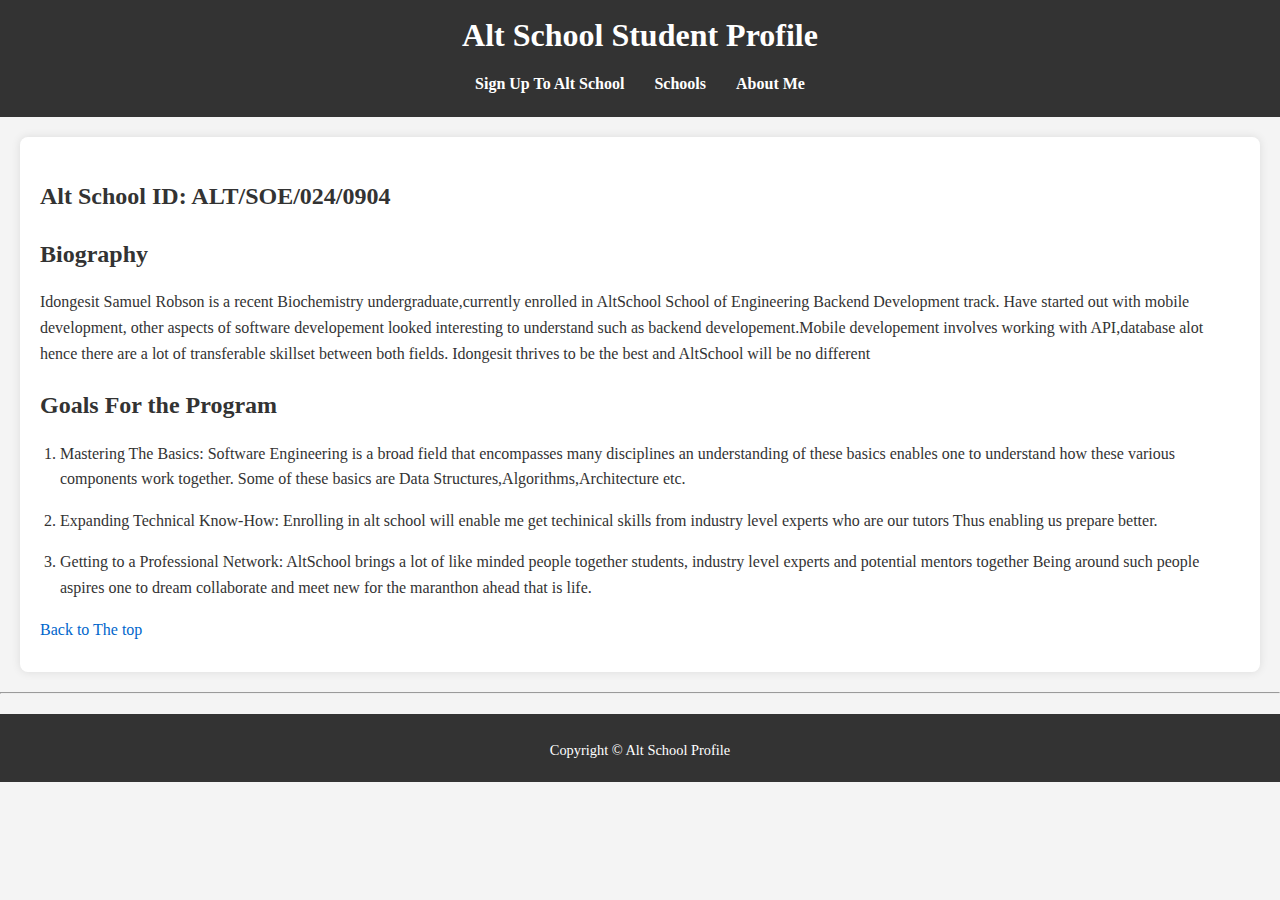
<file: index.html>
<!DOCTYPE html>
<html lang="en">
<head>
    <meta charset="UTF-8">
    <meta name="viewport" content="width=device-width, initial-scale=1.0">
    <title>Student Profile</title>
    <link rel="stylesheet" href="css/index.css">
</head>
<body>
    <header>
        <h1>Alt School Student Profile</h1>
        <nav>
            <ul>
                <li>
                    <a href="form.html">Sign Up To Alt School</a>
                </li>
                <li>
                    <a href="schools.html">Schools</a>
                </li>
                <li>
                    <a href="aboutMe.html">About Me</a>
                </li>
            </ul>
        </nav>
    </header>
    
    <main>
        <div>
            <section>
                <h2>Alt School ID: ALT/SOE/024/0904</h2>
            </section>
            <section class="profile-section">
                <h2>Biography</h2>
                <p>
                    Idongesit Samuel Robson is a recent Biochemistry undergraduate,currently enrolled in AltSchool 
                    School of Engineering Backend Development track.
                    Have started out with mobile development, other aspects of software developement looked interesting to 
                    understand such as backend developement.Mobile developement involves working with API,database alot hence there
                    are a lot of transferable skillset between both fields.
                    Idongesit thrives to be the best and AltSchool will be no different
                </p>
            </section>
            <section>
                <h2>Goals For the Program</h2>
                <ol>
                    <li>
                        <p>
                            Mastering The Basics:
                            Software Engineering is a broad field that encompasses many disciplines an understanding of these
                            basics enables one to understand how these various components work together.
                            Some of these basics are Data Structures,Algorithms,Architecture etc.
                        </p>
                    </li>
                    <li>
                        <p>
                            Expanding Technical Know-How:
                            Enrolling in alt school will enable me get techinical skills from industry level experts who are our tutors 
                            Thus enabling us prepare better.
                        </p>
                    </li>
                    <li>    
                        <p>
                            Getting to a Professional Network:
                            AltSchool brings a lot of like minded people together students, industry level experts and potential mentors together
                            Being around such people aspires one to dream collaborate and meet new for the maranthon ahead that is life.

                        </p>
                    </li>    
                </ol>
            </section>
            <p>
                <a href="#">Back to The top</a>
            </p>     
        </div>
    </main>
    <hr>
    <footer>
        <p>Copyright &copy; Alt School Profile</p>
    </footer>
</body>
</html>
</file>
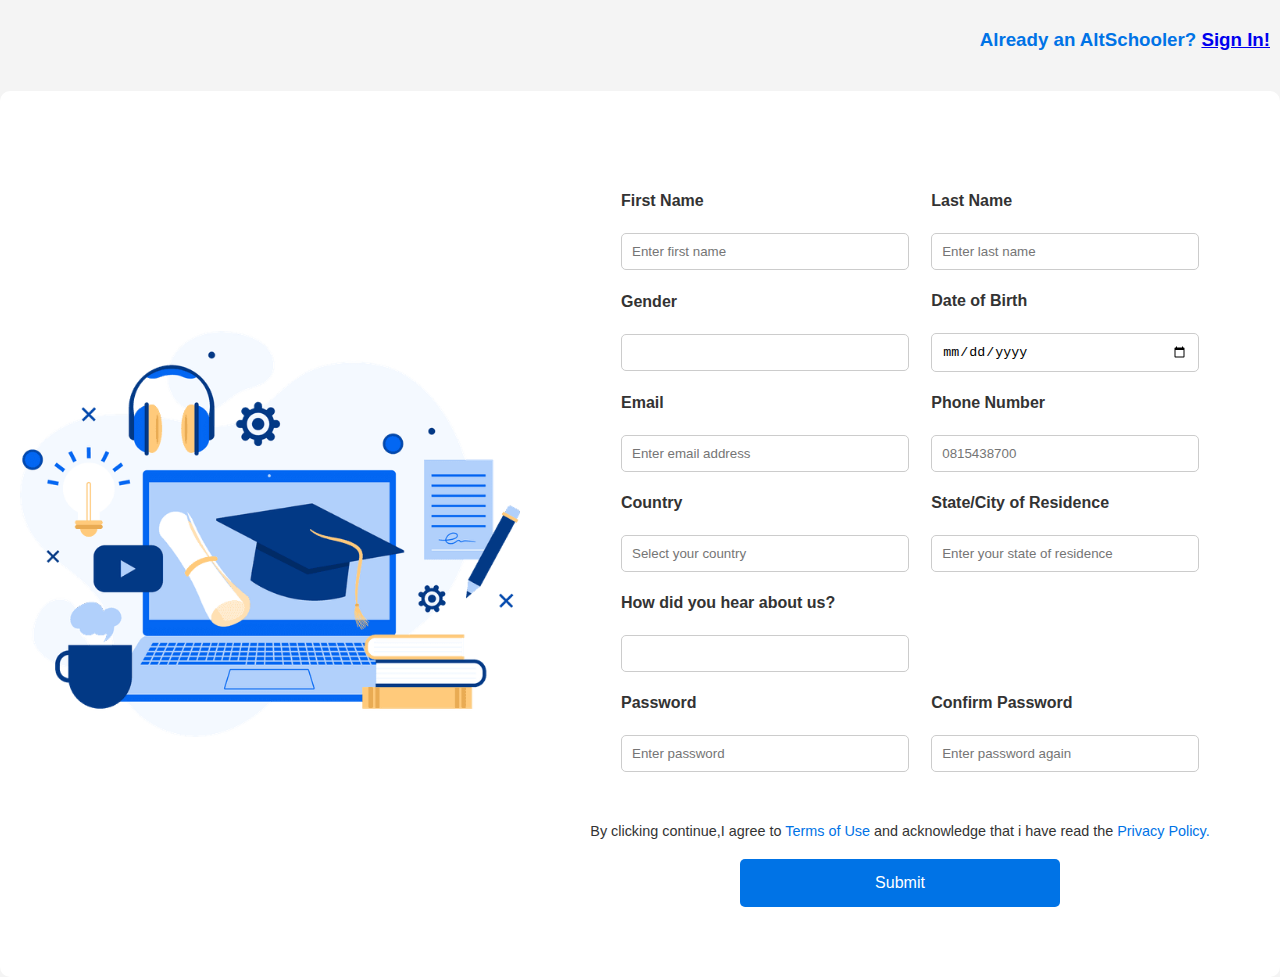
<file: form.html>
<!DOCTYPE html>
<html lang="en">

<head>
    <meta charset="UTF-8">
    <meta name="viewport" content="width=device-width, initial-scale=1.0">
    <title>Sign Up</title>
    <link rel="stylesheet" href="css/form.css">
</head>

<body>
    <div class="alt-section">
        <h3>Already an AltSchooler? <a href="index.html">Sign In!</a></h1>
    </div>

    <section class="form-container">
        <img class="form-image" src="assets/img/altschool.png" alt="">

        <section class="form-section">
            <table class="table-section">
                <tr>
                    <td>
                        <form action="#" method="post">
                            <label for="first-name">First Name</label>
                            <br>
                            <input type="text" id="first-name" name="first-name" placeholder="Enter first name">
                        </form>
                    </td>

                    <td>
                        <form action="#" method="post">
                            <label for="last-name">Last Name</label>
                            <br>
                            <input type="text" id="last-name" name="last-name" placeholder="Enter last name">
                        </form>
                    </td>
                </tr>

                <tr>
                    <td>
                        <form action="#" method="post">
                            <label for="gender">Gender</label>
                            <br>
                            <input type="text" name="gender" id="gender" list="gender-list">
                            <datalist id="gender-list">
                                <option value="male"></option>
                                <option value="female"></option>
                            </datalist>
                            <form>
                    </td>

                    <td>
                        <form action="#" method="post">
                            <label for="dob">Date of Birth</label>
                            <br>
                            <input type="date" id="dob" name="dob" placeholder="YYYY-MM-DD">
                        </form>
                    </td>
                </tr>

                <tr>
                    <td>
                        <form action="#" method="post">
                            <label for="email">Email</label>
                            <br>
                            <input type="email" id="email" name="email" placeholder="Enter email address">
                        </form>
                    </td>

                    <td>
                        <form action="#" method="post">
                            <label for="phone">Phone Number</label>
                            <br>
                            <input type="tel" id="phone" name="phone" placeholder="0815438700">
                        </form>
                    </td>
                </tr>

                <tr>
                    <td>
                        <form action="#" method="post">
                            <label for="country">Country</label>
                            <br>
                            <input type="text" name="country" id="country" list="country-list"
                                placeholder="Select your country">
                            <datalist id="country-list">
                                <option value="Antigua and Barbados"></option>
                                <option value="Algeria"></option>
                                <option value="Bahrain"></option>
                                <option value="Burkina faso"></option>
                                <option value="Chile"></option>
                                <option value="Canada"></option>
                                <option value="Dominican Republic"></option>
                                <option value="Djibouti"></option>
                                <option value="Eswanthini"></option>
                                <option value="Ethiopia"></option>
                                <option value="Finland"></option>
                                <option value="Faroe island"></option>
                                <option value="Gabon"></option>
                                <option value="Germany"></option>
                                <option value="Switzerland"></option>
                                <option value="Ukraine"></option>
                                <option value="Poland"></option>
                            </datalist>
                        </form>
                    </td>

                    <td>
                        <form action="#" method="post">
                            <label for="text">State/City of Residence</label>
                            <br>
                            <input type="text" id="state" name="state" placeholder="Enter your state of residence">
                        </form>
                    </td>
                </tr>

                <tr>
                    <td>
                        <form action="">
                            <label for="channels">How did you hear about us?</label>
                            <br>
                            <input type="text" name="channels" id="channels" list="channel-list">
                            <datalist id="channel-list">
                                <option value="Twitter"></option>
                                <option value="Facebook"></option>
                                <option value="LinkedIn"></option>
                                <option value="Friends"></option>
                            </datalist>
                        </form>
                    </td>
                </tr>

                <tr>
                    <td>
                        <form action="#" method="post">
                            <label for="password">Password</label>
                            <br>
                            <input type="password" id="password" name="password" placeholder="Enter password">
                        </form>
                    </td>

                    <td>
                        <form action="#" method="post">
                            <label for="confirm">Confirm Password</label>
                            <br>
                            <input type="password" id="phone" name="phone" placeholder="Enter password again">
                        </form>
                    </td>
                </tr>
            </table>
            <p>By clicking continue,I agree to <a href="#terms">Terms of Use</a> and acknowledge
                that i have read the <a href="privacy">Privacy Policy.</a></p>
            <button type="submit">Submit</button>
        </section>
    </section>

</body>

</html>
</file>
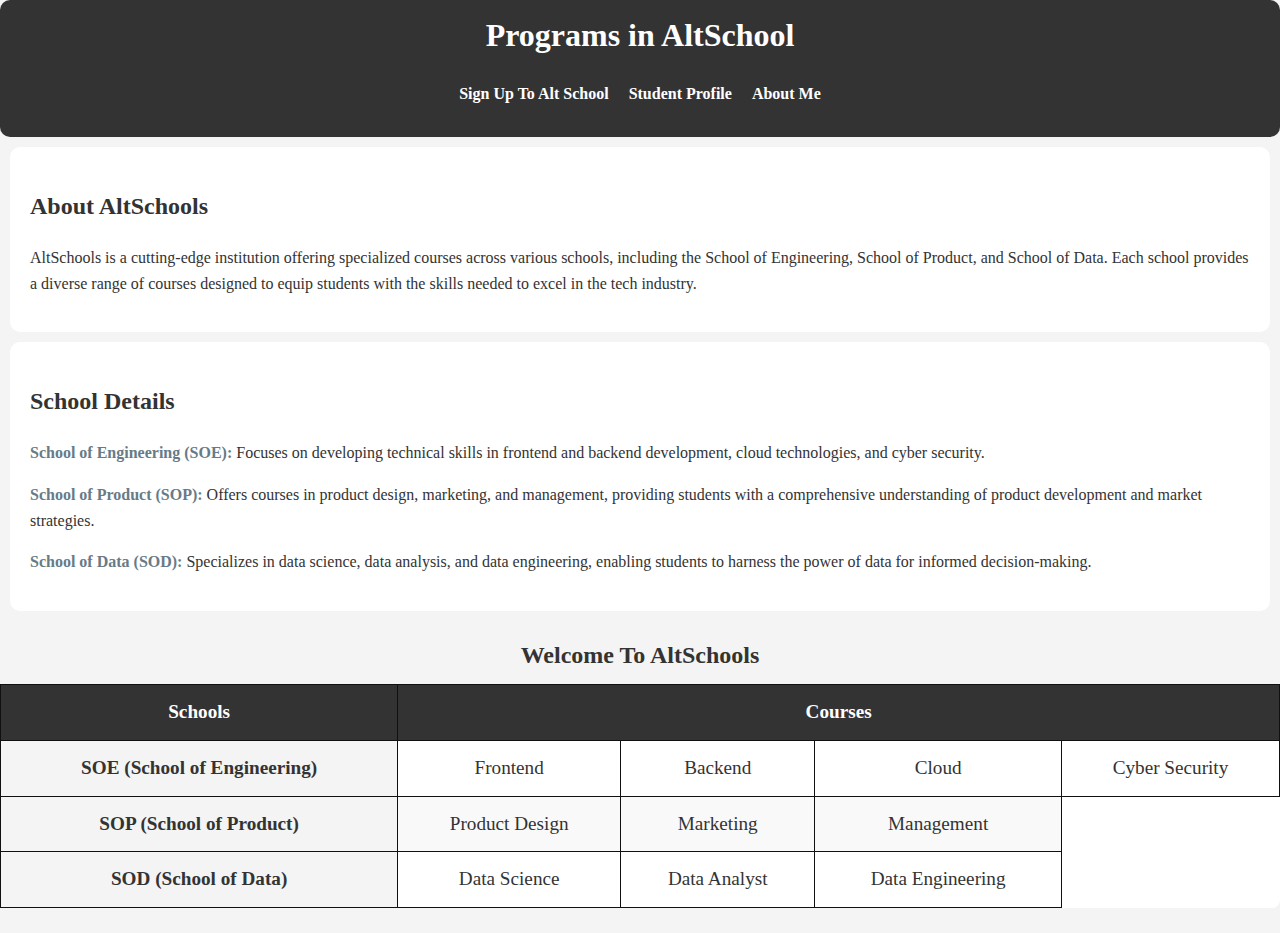
<file: schools.html>
<!DOCTYPE html>
<html lang="en">
<head>
    <meta charset="UTF-8">
    <meta name="viewport" content="width=device-width, initial-scale=1.0">
    <title>Welcome To AltSchools</title>
    <link rel="stylesheet" href="css/school.css">
</head>
<body>
    <header>
        <h1> Programs in AltSchool</h1>
        <nav>
            <ul>
                <li>
                    <a href="form.html">Sign Up To Alt School</a>
                </li>
                <li>
                    <a href="index.html">Student Profile</a>
                </li>
                <li>
                    <a href="aboutMe.html">About Me</a>
                </li>
            </ul>
        </nav>
    </header>
    <section class="about-section">
        <h2>About AltSchools</h2>
        <p>
            AltSchools is a cutting-edge institution offering specialized courses across various schools, 
            including the School of Engineering, School of Product, and School of Data. Each school provides 
            a diverse range of courses designed to equip students with the skills needed to excel in the tech industry.
        </p>
    </section>

    <section class="school-details">
        <h2>School Details</h2>
        <p>
            <strong>School of Engineering (SOE):</strong> Focuses on developing technical skills in frontend and backend development, cloud technologies, and cyber security.
        </p>
        <p>
            <strong>School of Product (SOP):</strong> Offers courses in product design, marketing, and management, providing students with a comprehensive understanding of product development and market strategies.
        </p>
        <p>
            <strong>School of Data (SOD):</strong> Specializes in data science, data analysis, and data engineering, enabling students to harness the power of data for informed decision-making.
        </p>
    </section>
   <table class="table-container">
    <caption>Welcome To AltSchools</caption>
    <thead>
        <tr>
            <th scope="col">Schools</th>
            <th scope="col" colspan="4">Courses</th>
        </tr>
    </thead>
    <tbody>
        <tr>
            <th scope="row">SOE (School of Engineering)</th>
            <td>Frontend</td>
            <td>Backend</td>
            <td>Cloud</td>
            <td>Cyber Security</td>
        </tr>
        <tr>
            <th scope="row">SOP (School of Product)</th>
            <td>Product Design</td>
            <td>Marketing</td>
            <td>Management</td>     
        </tr>
        <tr>
            <th scope="row">SOD (School of Data)</th>
            <td>Data Science</td>
            <td>Data Analyst</td>
            <td>Data Engineering</td>     
        </tr>
    </tbody>
   </table> 
</body>
</html>
</file>
<file: css/index.css>
body {
    font-family: 'Times New Roman', Times, serif;
    line-height: 1.6;
    margin: 0;
    padding: 0;
    background-color: #f4f4f4;
    color: #333;
}

/* Header Section */
header {
    background-color: #333;
    color: #fff;
    padding: 10px 0;
    text-align: center;
}

header h1 {
    margin: 0;
    font-size: 2rem;
}

nav ul {
    list-style: none;
    padding: 0;
    margin: 10px 0;
    display: flex;
    justify-content: center;
}

nav ul li {
    margin: 0 15px;
}

nav ul li a {
    color: #fff;
    text-decoration: none;
    font-weight: bold;
}

nav ul li a:hover {
    text-decoration: underline;
}

main {
    padding: 20px;
    background-color: #fff;
    margin: 20px;
    border-radius: 8px;
    box-shadow: 0 0 10px rgba(0, 0, 0, 0.1);
}

.profile-section {
    margin-bottom: 20px;
}

h2 {
    color: #333;
    margin-bottom: 10px;
}

p {
    margin-bottom: 10px;
}

ol {
    padding-left: 20px;
}

footer {
    text-align: center;
    padding: 10px 0;
    background-color: #333;
    color: #fff;
    margin-top: 20px;
    font-size: 0.9rem;
}

a {
    color: #0066cc;
    text-decoration: none;
}

a:hover {
    text-decoration: underline;
}
</file>
<file: css/form.css>
body {
    font-family: 'Arial', sans-serif;
    background-color: #f4f4f4;
    margin: 0;
    padding: 0;
    color: #333;
}

.alt-section{
    display: flex;
    justify-content: end;
    padding: 10px;
}

.form-container {
    padding: 20px;
    background-color: #fff;
    border-radius: 10px;
    display: flex;
    align-items: center;
    gap: 20px;
}

.form-image{
    width: 500px;
    height: auto;
    flex-shrink: 0;
}

.form-section{
    flex-grow: 1;
    margin: 20px;
    padding: 20px 20px;
}

h3 {
    text-align: center;
    margin-bottom: 30px;
    color: #0073e6;
}

table {
    width: 100%;
    border-spacing: 20px;
    margin: 10px 10px;
    padding: 10px 10px;
}


label {
    display: block;
    font-weight: bold;
    margin-bottom: 5px;
    color: #333;
}

input[type="text"], 
input[type="email"], 
input[type="tel"], 
input[type="date"], 
input[type="password"] {
    width: 100%;
    padding: 10px;
    border: 1px solid #ccc;
    border-radius: 5px;
    box-sizing: border-box;
}

input[type="text"]:focus, 
input[type="email"]:focus, 
input[type="tel"]:focus, 
input[type="date"]:focus, 
input[type="password"]
:focus {
    border-color: #0073e6;
    outline: none;
}

button[type="submit"] {
    display: block;
    width: 50%;
    padding: 15px 15px;
    background-color: #0073e6;
    color: white;
    font-size: 16px;
    border: none;
    border-radius: 5px;
    cursor: pointer;
    margin: 20px auto;
    margin-bottom: 10px;
    /* margin-top: 20px; */
}

button[type="submit"]:hover {
    background-color: #005bb5;
}

p {
    text-align: center;
    margin-top: 20px;
    font-size: 0.9rem;
}

p a {
    color: #0073e6;
    text-decoration: none;
}

p a:hover {
    text-decoration: underline;
}

@media (max-width: 768px) {
    .form-container {
        flex-direction: column;
        align-items: flex-start;
        padding: 15px;
        margin: 20px;
    }
    .form-image {
        width: 100%;
        height: auto;
    }

    table {
        border-spacing: 10px;
    }

    table td {
        display: block;
        width: 100%;
        margin-bottom: 15px;
    }

    button[type="submit"] {
        width: 100%;
    }
}

@media (max-width: 480px) {
    .alt-section {
        justify-content: center;
        padding: 10px 0;
    }

    .form-section {
        margin: 10px;
        padding: 15px;
    }

    p {
        font-size: 0.8rem;
    }
}
</file>
<file: css/school.css>
/* General Styles */
body {
    font-family: 'Times New Roman', Times, serif;
    line-height: 1.6;
    margin: 0;
    padding: 0;
    background-color: #f4f4f4;
    color: #333;
}

/* Header Section */
header {
    background-color: #333;
    color: #fff;
    padding: 10px 0;
    text-align: center;
    border-radius: 10px;
}

header h1 {
    margin: 0;
    font-size: 2rem;
}

nav ul {
    list-style: none;
    padding: 0;
    margin: 10px 0;
    display: flex;
    justify-content: center;
    flex-wrap: wrap;
}

nav ul li {
    margin: 10px;
}

nav ul li a {
    color: #fff;
    text-decoration: none;
    font-weight: bold;
}

nav ul li a:hover {
    text-decoration: underline;
}

/* Section Design */
.about-section, .school-details {
    background-color: #fff;
    margin: 10px;
    padding: 20px;
    border-radius: 10px;
}

strong {
    color: #677b87;
}

/* Table Section */
table {
    width: 100%;
    border-collapse: collapse;
    margin: 25px 0;
    padding: 10px;
    font-size: 1.2rem;
    text-align: center;
    background-color: #fff;
    border-radius: 8px;
}

caption{
    margin-bottom: 10px;
    font-size: 1.5rem;
    font-weight: bold;
    color: #333;
}

th, td {
    padding: 12px 15px;
    border: 1px solid #111010;
}

thead {
    background-color: #333;
    color: #fff;
}

th[scope="row"] {
    background-color: #f4f4f4;
    font-weight: bold;
}

tbody tr:nth-child(even) {
    background-color: #f9f9f9;
}

tbody tr:hover {
    background-color: #f1f1f1;
}

/* Media Queries */
@media (max-width: 768px) {
    header h1 {
        font-size: 1.5rem;
    }

    nav ul {
        flex-direction: column;
        align-items: center;
    }

    nav ul li {
        margin: 5px 0;
    }

    .about-section, .school-details {
        padding: 15px;
        margin: 10px;
    }

    h2 {
        font-size: 1.5rem;
    }
    
    p {
        font-size: 0.9rem;
    }

    table {
        font-size: 1rem;
    }

    th, td {
        padding: 10px;
    }
}

@media (max-width: 480px) {
    header {
        padding: 15px;
    }

    header h1 {
        font-size: 1.2rem;
    }

    nav ul {
        flex-direction: column;
        align-items: flex-start;
        padding: 0 10px;
    }

    .about-section, .school-details {
        padding: 10px;
        margin: 5px;
    }

    h2 {
        font-size: 1.2rem;
    }

    p {
        font-size: 0.8rem;
    }

    table, th, td {
        font-size: 0.9rem;
        padding: 8px;
    }

    table {
        display: block;
        overflow-x: auto;
        /* white-space: nowrap; */
    }

    th, td {
        display: block;
        text-align: right;
    }

    th[scope="row"] {
        background-color: #fff;
    }
}
</file>
